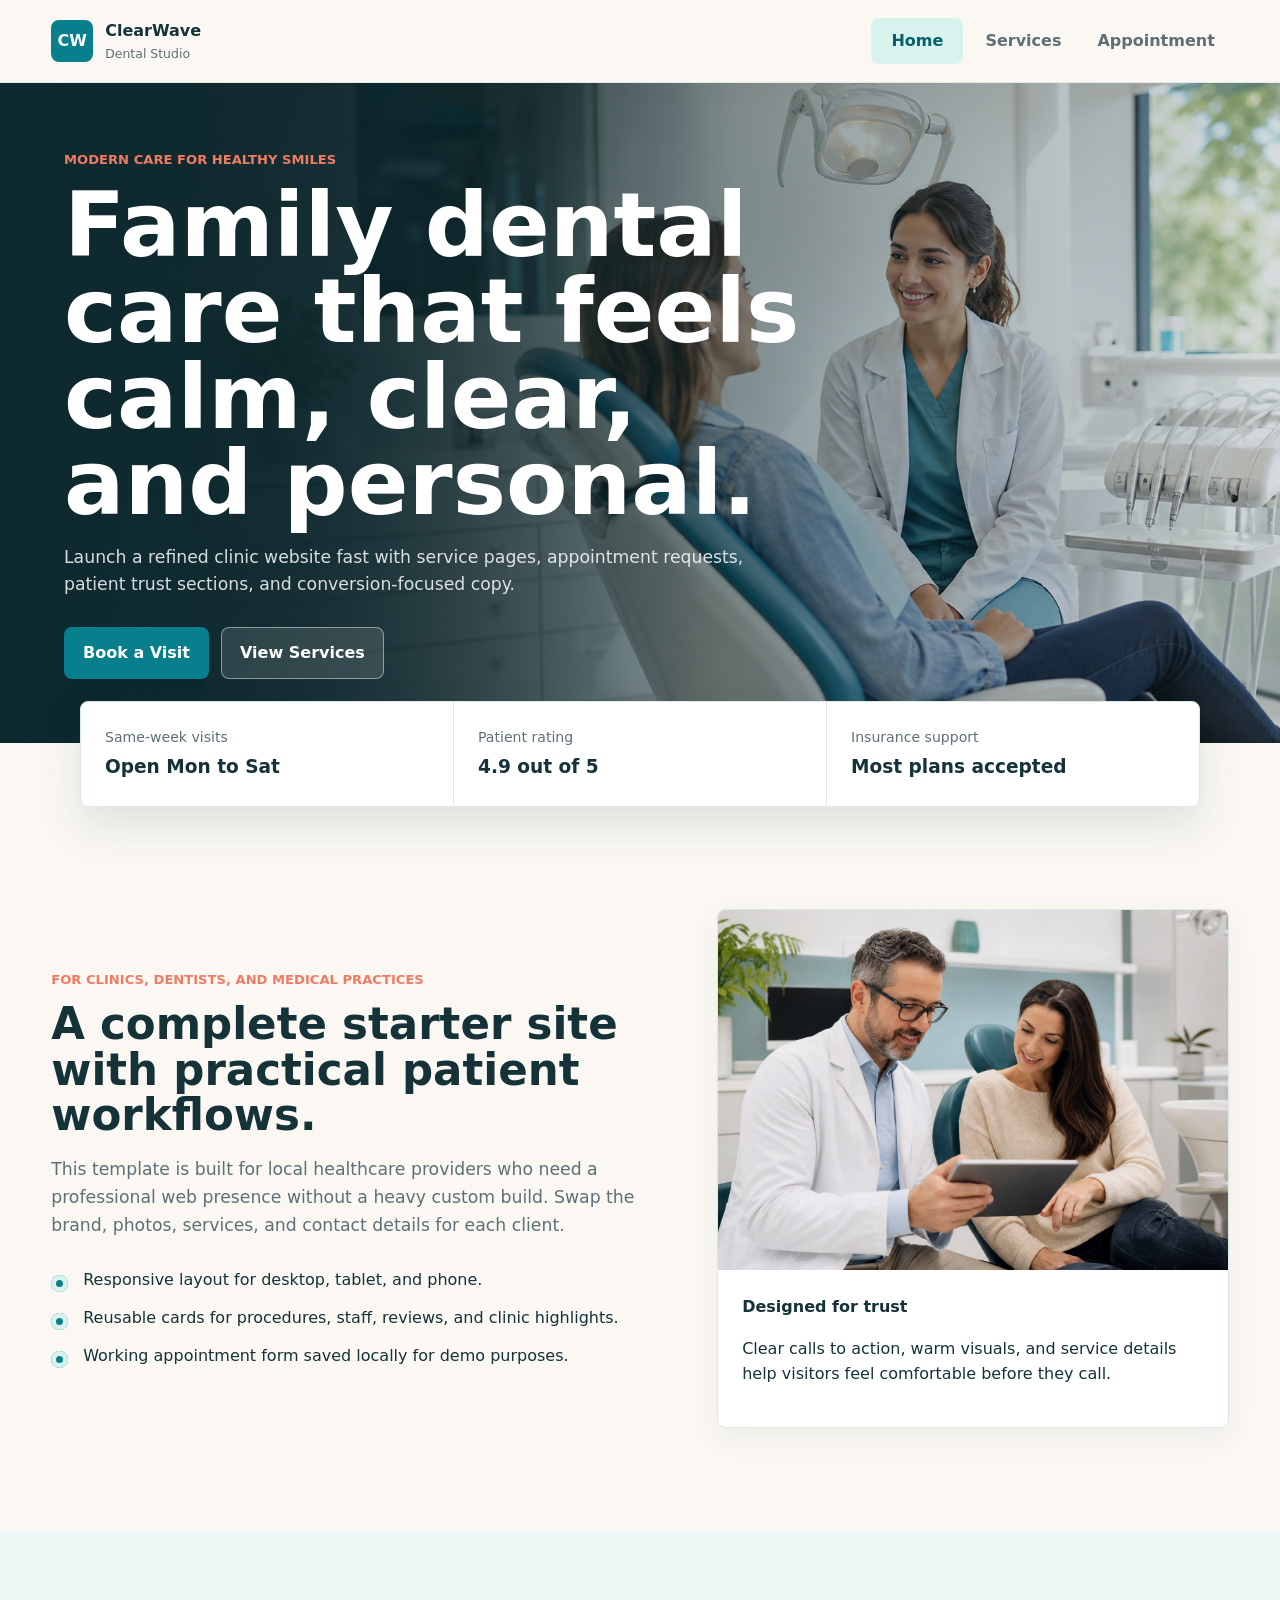
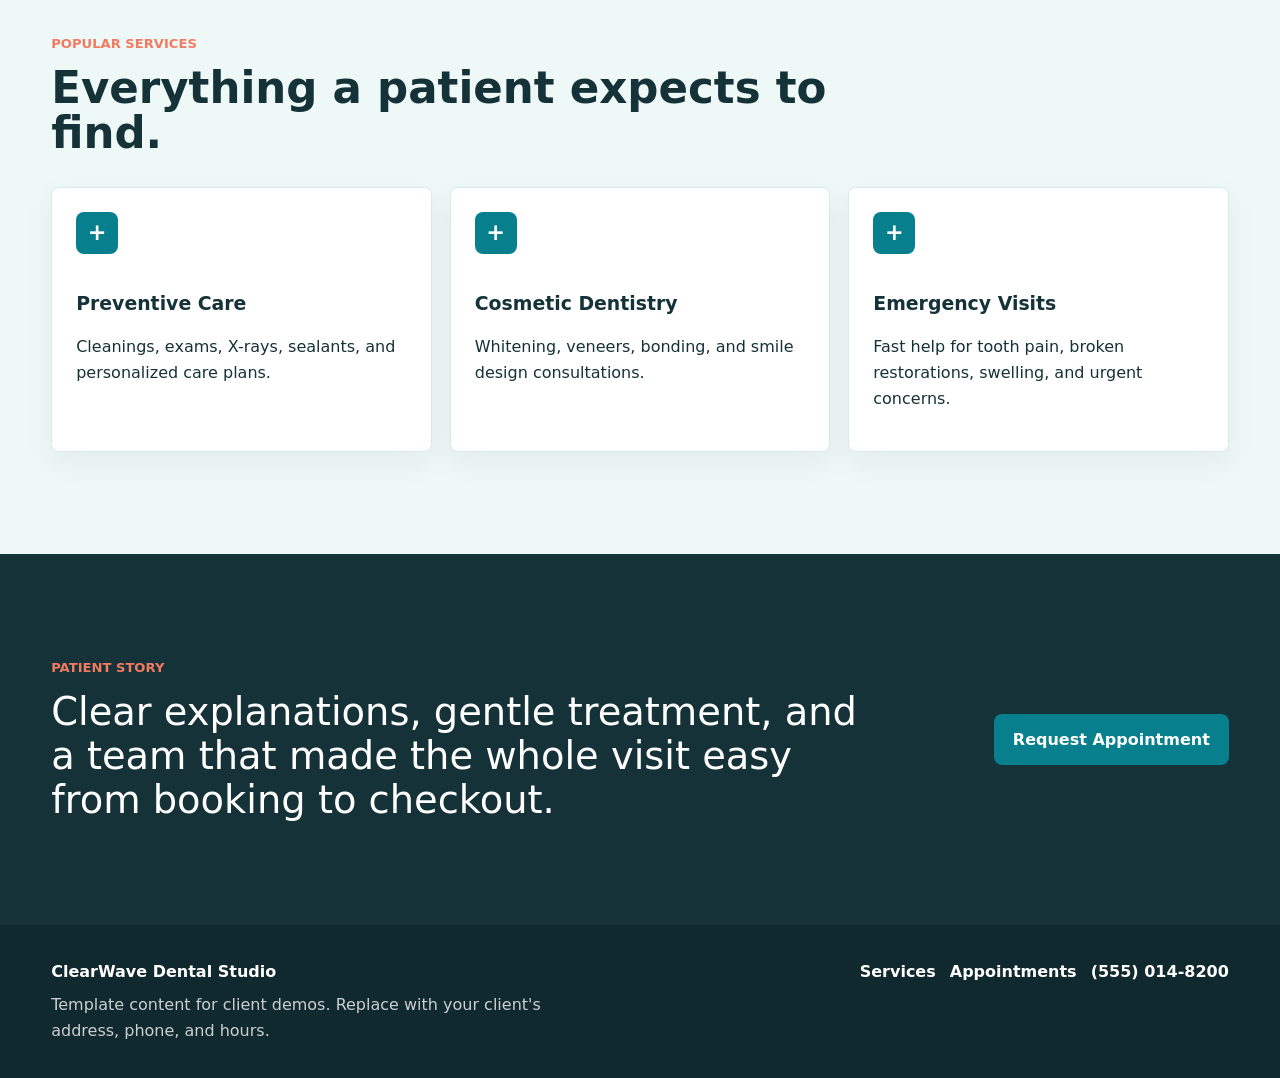
<file: index.html>
<!doctype html>
<html lang="en">
<head>
  <meta charset="utf-8">
  <meta name="viewport" content="width=device-width, initial-scale=1">
  <title>ClearWave Dental | Family Dental Care Template</title>
  <meta name="description" content="A polished medical and dental website template with appointment booking, services, and patient-friendly pages.">
  <link rel="stylesheet" href="assets/styles.css">
</head>
<body>
  <header class="site-header">
    <a class="brand" href="index.html" aria-label="ClearWave Dental home">
      <span class="brand-mark">CW</span>
      <span>
        <strong>ClearWave</strong>
        <small>Dental Studio</small>
      </span>
    </a>

    <button class="nav-toggle" type="button" aria-label="Open navigation" aria-expanded="false">
      <span></span>
      <span></span>
      <span></span>
    </button>

    <nav class="site-nav" aria-label="Primary navigation">
      <a class="active" href="index.html">Home</a>
      <a href="services.html">Services</a>
      <a href="appointment.html">Appointment</a>
    </nav>
  </header>

  <main>
    <section class="hero">
      <div class="hero-media" role="img" aria-label="Modern dental treatment room with smiling care team"></div>
      <div class="hero-content">
        <p class="eyebrow">Modern care for healthy smiles</p>
        <h1>Family dental care that feels calm, clear, and personal.</h1>
        <p>Launch a refined clinic website fast with service pages, appointment requests, patient trust sections, and conversion-focused copy.</p>
        <div class="hero-actions">
          <a class="button primary" href="appointment.html">Book a Visit</a>
          <a class="button secondary" href="services.html">View Services</a>
        </div>
      </div>
    </section>

    <section class="quick-panel" aria-label="Practice highlights">
      <div>
        <span>Same-week visits</span>
        <strong>Open Mon to Sat</strong>
      </div>
      <div>
        <span>Patient rating</span>
        <strong>4.9 out of 5</strong>
      </div>
      <div>
        <span>Insurance support</span>
        <strong>Most plans accepted</strong>
      </div>
    </section>

    <section class="section two-column">
      <div>
        <p class="eyebrow">For clinics, dentists, and medical practices</p>
        <h2>A complete starter site with practical patient workflows.</h2>
        <p class="section-copy">This template is built for local healthcare providers who need a professional web presence without a heavy custom build. Swap the brand, photos, services, and contact details for each client.</p>
        <ul class="check-list">
          <li>Responsive layout for desktop, tablet, and phone.</li>
          <li>Reusable cards for procedures, staff, reviews, and clinic highlights.</li>
          <li>Working appointment form saved locally for demo purposes.</li>
        </ul>
      </div>
      <div class="feature-card image-card">
        <img src="assets/images/consultation.png" alt="Dentist preparing a patient consultation">
        <div>
          <strong>Designed for trust</strong>
          <p>Clear calls to action, warm visuals, and service details help visitors feel comfortable before they call.</p>
        </div>
      </div>
    </section>

    <section class="section muted">
      <div class="section-heading">
        <p class="eyebrow">Popular services</p>
        <h2>Everything a patient expects to find.</h2>
      </div>
      <div class="card-grid">
        <article class="service-card">
          <span class="icon">+</span>
          <h3>Preventive Care</h3>
          <p>Cleanings, exams, X-rays, sealants, and personalized care plans.</p>
        </article>
        <article class="service-card">
          <span class="icon">+</span>
          <h3>Cosmetic Dentistry</h3>
          <p>Whitening, veneers, bonding, and smile design consultations.</p>
        </article>
        <article class="service-card">
          <span class="icon">+</span>
          <h3>Emergency Visits</h3>
          <p>Fast help for tooth pain, broken restorations, swelling, and urgent concerns.</p>
        </article>
      </div>
    </section>

    <section class="section testimonial-band">
      <div>
        <p class="eyebrow">Patient story</p>
        <blockquote>Clear explanations, gentle treatment, and a team that made the whole visit easy from booking to checkout.</blockquote>
      </div>
      <a class="button primary" href="appointment.html">Request Appointment</a>
    </section>
  </main>

  <footer class="site-footer">
    <div>
      <strong>ClearWave Dental Studio</strong>
      <p>Template content for client demos. Replace with your client's address, phone, and hours.</p>
    </div>
    <div class="footer-links">
      <a href="services.html">Services</a>
      <a href="appointment.html">Appointments</a>
      <a href="tel:+15550148200">(555) 014-8200</a>
    </div>
  </footer>

  <script src="assets/app.js"></script>
</body>
</html>
</file>
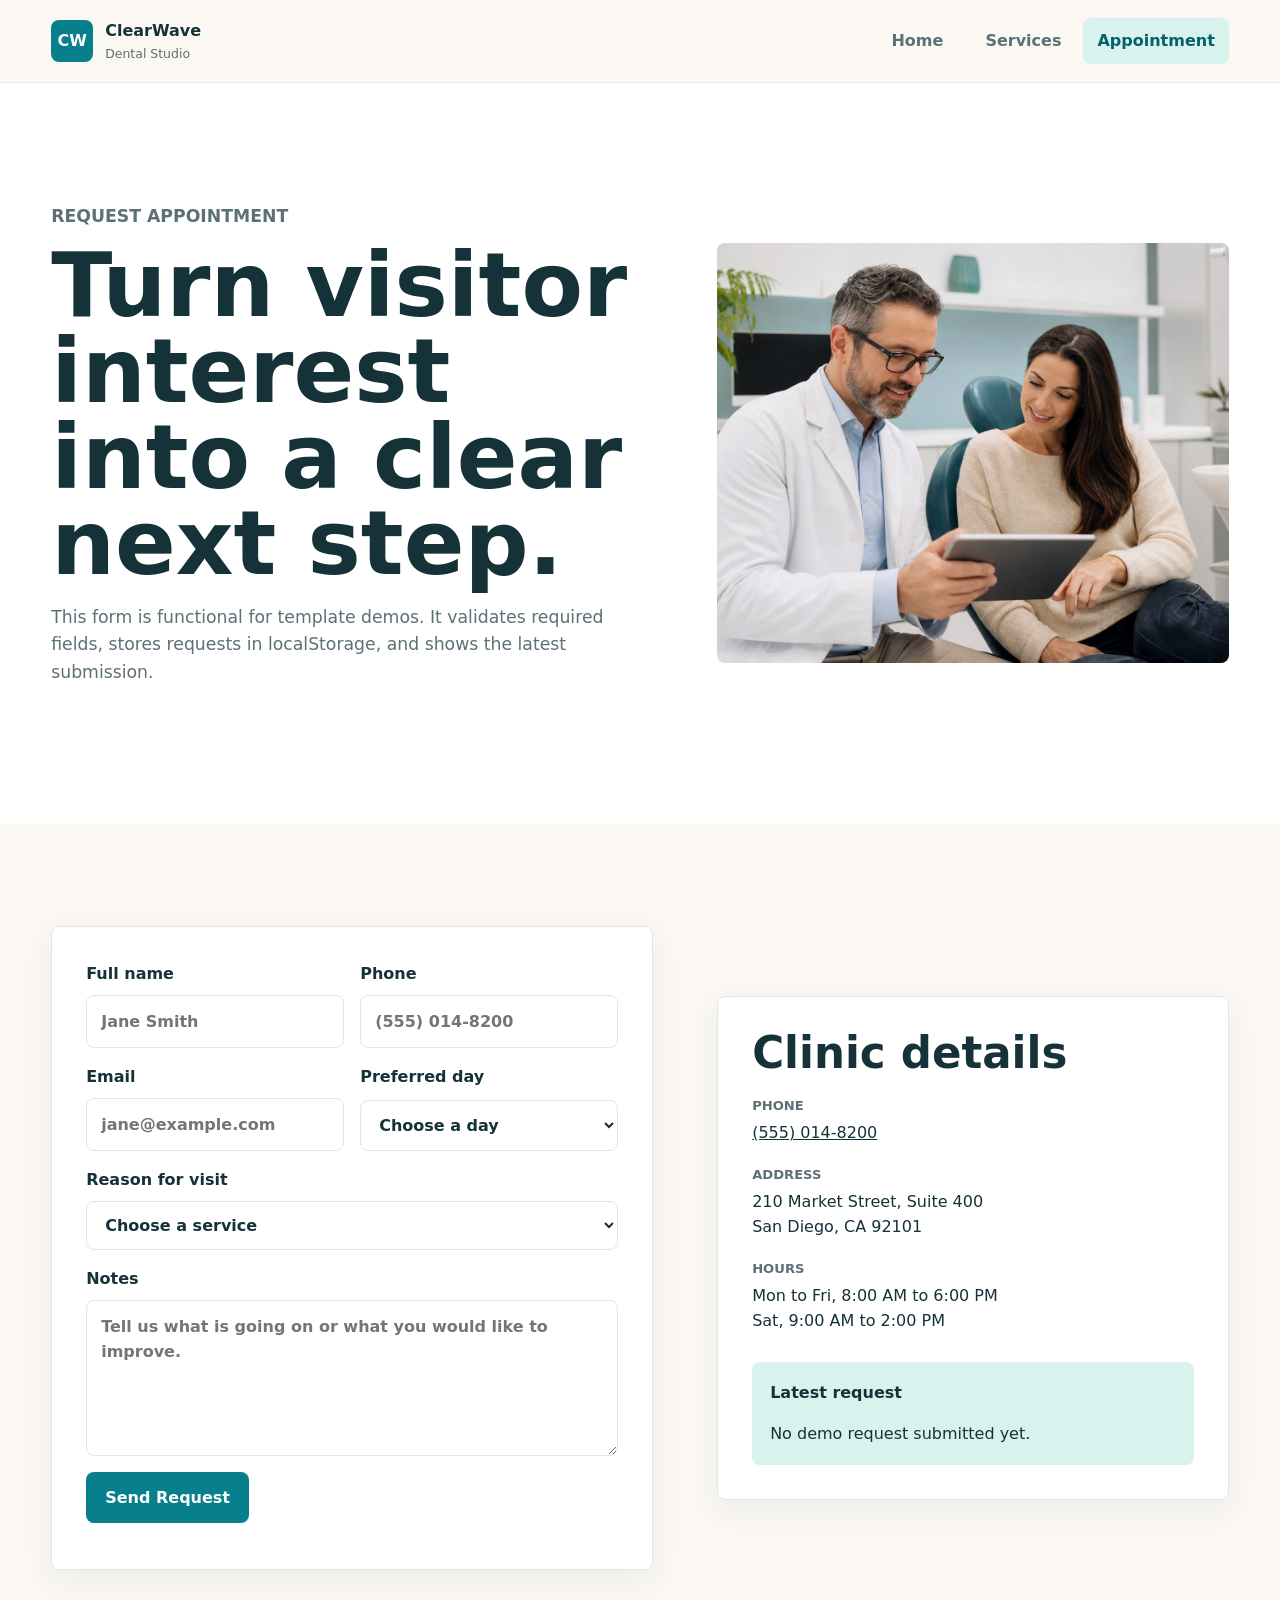
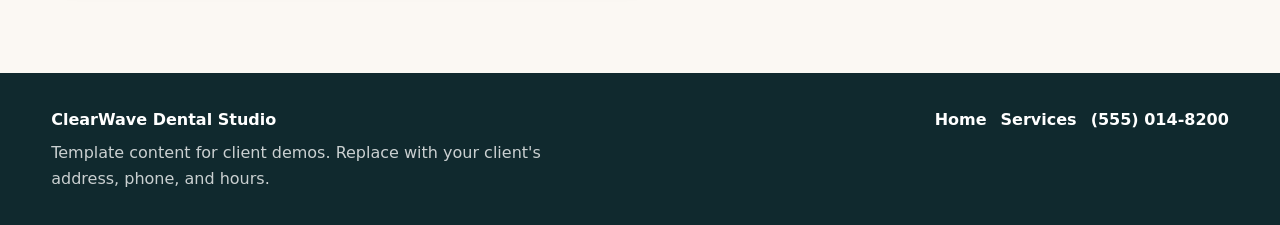
<file: appointment.html>
<!doctype html>
<html lang="en">
<head>
  <meta charset="utf-8">
  <meta name="viewport" content="width=device-width, initial-scale=1">
  <title>Appointment | ClearWave Dental</title>
  <meta name="description" content="Appointment request page template with working local demo form.">
  <link rel="stylesheet" href="assets/styles.css">
</head>
<body>
  <header class="site-header">
    <a class="brand" href="index.html" aria-label="ClearWave Dental home">
      <span class="brand-mark">CW</span>
      <span>
        <strong>ClearWave</strong>
        <small>Dental Studio</small>
      </span>
    </a>
    <button class="nav-toggle" type="button" aria-label="Open navigation" aria-expanded="false">
      <span></span><span></span><span></span>
    </button>
    <nav class="site-nav" aria-label="Primary navigation">
      <a href="index.html">Home</a>
      <a href="services.html">Services</a>
      <a class="active" href="appointment.html">Appointment</a>
    </nav>
  </header>

  <main>
    <section class="page-hero split">
      <div>
        <p class="eyebrow">Request appointment</p>
        <h1>Turn visitor interest into a clear next step.</h1>
        <p>This form is functional for template demos. It validates required fields, stores requests in localStorage, and shows the latest submission.</p>
      </div>
      <img src="assets/images/consultation.png" alt="Dental professional reviewing patient notes">
    </section>

    <section class="section form-layout">
      <form class="appointment-form" id="appointmentForm">
        <div class="form-row">
          <label>
            Full name
            <input name="name" autocomplete="name" required placeholder="Jane Smith">
          </label>
          <label>
            Phone
            <input name="phone" autocomplete="tel" required placeholder="(555) 014-8200">
          </label>
        </div>

        <div class="form-row">
          <label>
            Email
            <input type="email" name="email" autocomplete="email" required placeholder="jane@example.com">
          </label>
          <label>
            Preferred day
            <select name="day" required>
              <option value="">Choose a day</option>
              <option>Monday</option>
              <option>Tuesday</option>
              <option>Wednesday</option>
              <option>Thursday</option>
              <option>Friday</option>
              <option>Saturday</option>
            </select>
          </label>
        </div>

        <label>
          Reason for visit
          <select name="reason" required>
            <option value="">Choose a service</option>
            <option>Cleaning and exam</option>
            <option>Cosmetic consultation</option>
            <option>Emergency visit</option>
            <option>New patient appointment</option>
          </select>
        </label>

        <label>
          Notes
          <textarea name="notes" rows="5" placeholder="Tell us what is going on or what you would like to improve."></textarea>
        </label>

        <button class="button primary" type="submit">Send Request</button>
        <p class="form-message" id="formMessage" role="status" aria-live="polite"></p>
      </form>

      <aside class="contact-panel">
        <h2>Clinic details</h2>
        <dl>
          <div>
            <dt>Phone</dt>
            <dd><a href="tel:+15550148200">(555) 014-8200</a></dd>
          </div>
          <div>
            <dt>Address</dt>
            <dd>210 Market Street, Suite 400<br>San Diego, CA 92101</dd>
          </div>
          <div>
            <dt>Hours</dt>
            <dd>Mon to Fri, 8:00 AM to 6:00 PM<br>Sat, 9:00 AM to 2:00 PM</dd>
          </div>
        </dl>

        <div class="saved-request" id="savedRequest">
          <strong>Latest request</strong>
          <p>No demo request submitted yet.</p>
        </div>
      </aside>
    </section>
  </main>

  <footer class="site-footer">
    <div>
      <strong>ClearWave Dental Studio</strong>
      <p>Template content for client demos. Replace with your client's address, phone, and hours.</p>
    </div>
    <div class="footer-links">
      <a href="index.html">Home</a>
      <a href="services.html">Services</a>
      <a href="tel:+15550148200">(555) 014-8200</a>
    </div>
  </footer>

  <script src="assets/app.js"></script>
</body>
</html>
</file>
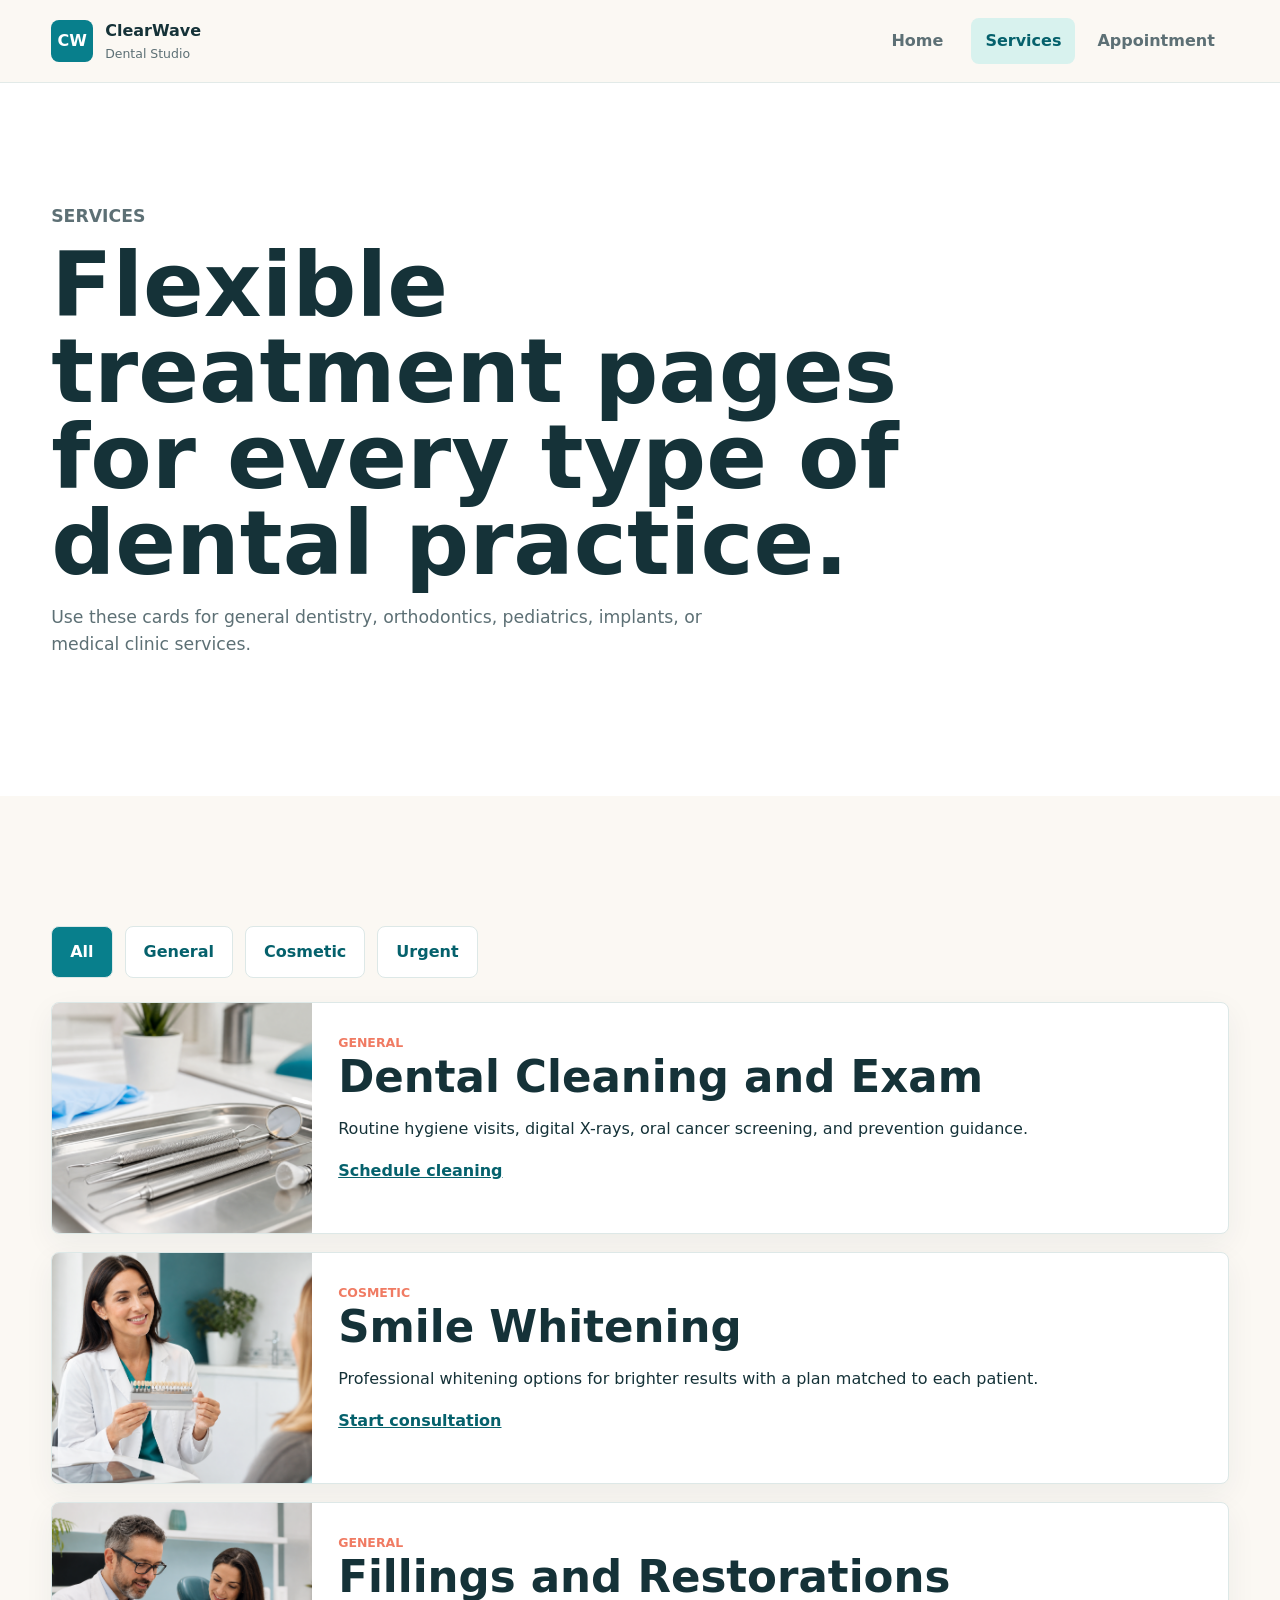
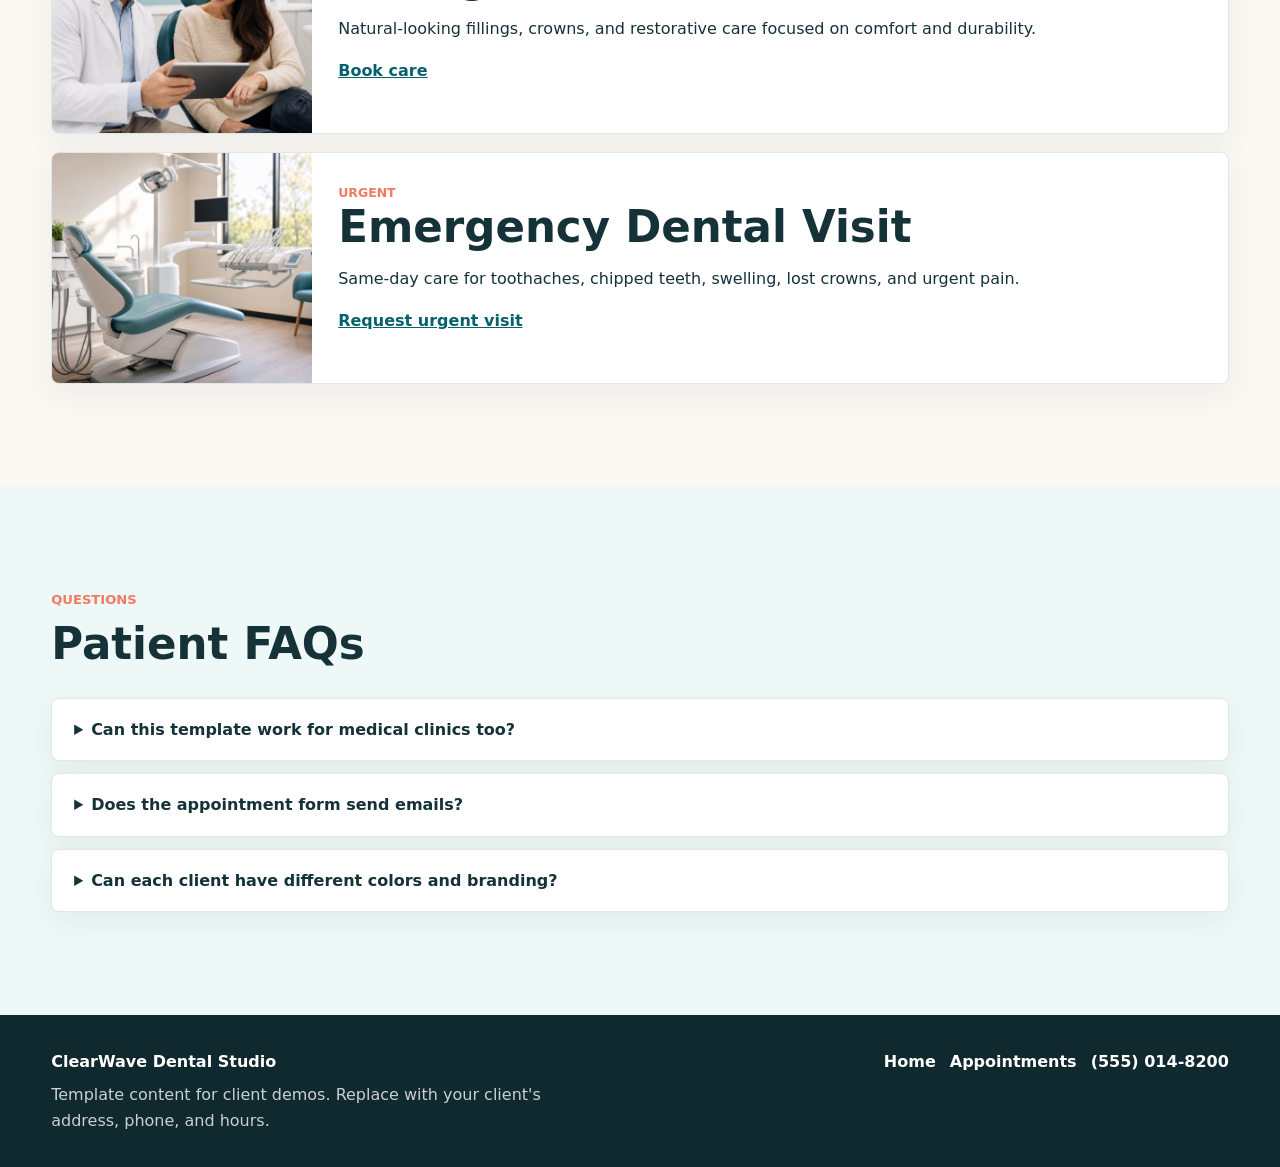
<file: services.html>
<!doctype html>
<html lang="en">
<head>
  <meta charset="utf-8">
  <meta name="viewport" content="width=device-width, initial-scale=1">
  <title>Services | ClearWave Dental</title>
  <meta name="description" content="Dental services page template with filters, procedure cards, and patient FAQs.">
  <link rel="stylesheet" href="assets/styles.css">
</head>
<body>
  <header class="site-header">
    <a class="brand" href="index.html" aria-label="ClearWave Dental home">
      <span class="brand-mark">CW</span>
      <span>
        <strong>ClearWave</strong>
        <small>Dental Studio</small>
      </span>
    </a>
    <button class="nav-toggle" type="button" aria-label="Open navigation" aria-expanded="false">
      <span></span><span></span><span></span>
    </button>
    <nav class="site-nav" aria-label="Primary navigation">
      <a href="index.html">Home</a>
      <a class="active" href="services.html">Services</a>
      <a href="appointment.html">Appointment</a>
    </nav>
  </header>

  <main>
    <section class="page-hero compact">
      <div>
        <p class="eyebrow">Services</p>
        <h1>Flexible treatment pages for every type of dental practice.</h1>
        <p>Use these cards for general dentistry, orthodontics, pediatrics, implants, or medical clinic services.</p>
      </div>
    </section>

    <section class="section">
      <div class="filter-row" role="group" aria-label="Filter services">
        <button class="filter-button active" type="button" data-filter="all">All</button>
        <button class="filter-button" type="button" data-filter="general">General</button>
        <button class="filter-button" type="button" data-filter="cosmetic">Cosmetic</button>
        <button class="filter-button" type="button" data-filter="urgent">Urgent</button>
      </div>

      <div class="service-list">
        <article class="procedure" data-category="general">
          <img src="assets/images/service-cleaning.png" alt="Dental cleaning tools in a clinic">
          <div>
            <span>General</span>
            <h2>Dental Cleaning and Exam</h2>
            <p>Routine hygiene visits, digital X-rays, oral cancer screening, and prevention guidance.</p>
            <a href="appointment.html">Schedule cleaning</a>
          </div>
        </article>

        <article class="procedure" data-category="cosmetic">
          <img src="assets/images/service-cosmetic.png" alt="Cosmetic dental consultation">
          <div>
            <span>Cosmetic</span>
            <h2>Smile Whitening</h2>
            <p>Professional whitening options for brighter results with a plan matched to each patient.</p>
            <a href="appointment.html">Start consultation</a>
          </div>
        </article>

        <article class="procedure" data-category="general">
          <img src="assets/images/consultation.png" alt="Dental checkup with patient">
          <div>
            <span>General</span>
            <h2>Fillings and Restorations</h2>
            <p>Natural-looking fillings, crowns, and restorative care focused on comfort and durability.</p>
            <a href="appointment.html">Book care</a>
          </div>
        </article>

        <article class="procedure" data-category="urgent">
          <img src="assets/images/service-emergency.png" alt="Dental chair in a modern office">
          <div>
            <span>Urgent</span>
            <h2>Emergency Dental Visit</h2>
            <p>Same-day care for toothaches, chipped teeth, swelling, lost crowns, and urgent pain.</p>
            <a href="appointment.html">Request urgent visit</a>
          </div>
        </article>
      </div>
    </section>

    <section class="section muted">
      <div class="section-heading">
        <p class="eyebrow">Questions</p>
        <h2>Patient FAQs</h2>
      </div>
      <div class="faq-list">
        <details>
          <summary>Can this template work for medical clinics too?</summary>
          <p>Yes. Replace dental services with primary care, urgent care, pediatrics, dermatology, or specialty treatment pages.</p>
        </details>
        <details>
          <summary>Does the appointment form send emails?</summary>
          <p>The demo stores submissions in the browser. Connect the form to Formspree, Netlify Forms, or a backend API for production.</p>
        </details>
        <details>
          <summary>Can each client have different colors and branding?</summary>
          <p>Yes. Most theme colors live in the CSS variables at the top of assets/styles.css.</p>
        </details>
      </div>
    </section>
  </main>

  <footer class="site-footer">
    <div>
      <strong>ClearWave Dental Studio</strong>
      <p>Template content for client demos. Replace with your client's address, phone, and hours.</p>
    </div>
    <div class="footer-links">
      <a href="index.html">Home</a>
      <a href="appointment.html">Appointments</a>
      <a href="tel:+15550148200">(555) 014-8200</a>
    </div>
  </footer>

  <script src="assets/app.js"></script>
</body>
</html>
</file>
<file: assets/styles.css>
:root {
  --ink: #153238;
  --muted-ink: #5d7075;
  --brand: #087f8c;
  --brand-dark: #05616c;
  --mint: #d8f2ee;
  --coral: #f07b63;
  --cream: #fbf8f3;
  --surface: #ffffff;
  --line: #dde8e7;
  --shadow: 0 18px 45px rgba(17, 54, 60, 0.12);
  --radius: 8px;
  font-family: Inter, ui-sans-serif, system-ui, -apple-system, BlinkMacSystemFont, "Segoe UI", sans-serif;
}

* {
  box-sizing: border-box;
}

html {
  scroll-behavior: smooth;
}

body {
  margin: 0;
  color: var(--ink);
  background: var(--cream);
  line-height: 1.6;
}

a {
  color: inherit;
}

img {
  display: block;
  max-width: 100%;
}

.site-header {
  position: sticky;
  top: 0;
  z-index: 20;
  display: flex;
  align-items: center;
  justify-content: space-between;
  gap: 24px;
  padding: 18px clamp(18px, 4vw, 64px);
  background: rgba(251, 248, 243, 0.94);
  border-bottom: 1px solid rgba(221, 232, 231, 0.8);
  backdrop-filter: blur(14px);
}

.brand {
  display: inline-flex;
  align-items: center;
  gap: 12px;
  text-decoration: none;
}

.brand-mark {
  display: grid;
  width: 42px;
  height: 42px;
  place-items: center;
  color: #fff;
  background: var(--brand);
  border-radius: var(--radius);
  font-weight: 800;
}

.brand strong,
.brand small {
  display: block;
}

.brand small {
  color: var(--muted-ink);
  font-size: 0.78rem;
}

.site-nav {
  display: flex;
  align-items: center;
  gap: 8px;
}

.site-nav a {
  min-width: 92px;
  padding: 10px 14px;
  border-radius: var(--radius);
  color: var(--muted-ink);
  font-weight: 700;
  text-align: center;
  text-decoration: none;
}

.site-nav a:hover,
.site-nav a.active {
  color: var(--brand-dark);
  background: var(--mint);
}

.nav-toggle {
  display: none;
  width: 44px;
  height: 44px;
  border: 1px solid var(--line);
  border-radius: var(--radius);
  background: var(--surface);
}

.nav-toggle span {
  display: block;
  width: 18px;
  height: 2px;
  margin: 4px auto;
  background: var(--ink);
}

.hero {
  position: relative;
  min-height: 660px;
  display: grid;
  align-items: end;
  padding: clamp(28px, 5vw, 72px);
  overflow: hidden;
  background: #123238;
}

.hero-media {
  position: absolute;
  inset: 0;
  background:
    linear-gradient(90deg, rgba(13, 43, 49, 0.88), rgba(13, 43, 49, 0.52), rgba(13, 43, 49, 0.16)),
    url("images/hero-clinic.png") center / cover;
}

.hero-content {
  position: relative;
  max-width: 760px;
  color: #fff;
}

.eyebrow {
  margin: 0 0 12px;
  color: var(--coral);
  font-size: 0.82rem;
  font-weight: 800;
  letter-spacing: 0;
  text-transform: uppercase;
}

h1,
h2,
h3,
p {
  overflow-wrap: anywhere;
}

h1 {
  max-width: 12ch;
  margin: 0;
  font-size: clamp(2.6rem, 7vw, 6.6rem);
  line-height: 0.96;
  letter-spacing: 0;
}

h2 {
  margin: 0;
  font-size: clamp(1.8rem, 3.4vw, 3.1rem);
  line-height: 1.05;
  letter-spacing: 0;
}

h3 {
  margin: 0;
  font-size: 1.18rem;
  letter-spacing: 0;
}

.hero-content p:not(.eyebrow),
.page-hero p,
.section-copy {
  max-width: 680px;
  color: rgba(255, 255, 255, 0.84);
  font-size: 1.08rem;
}

.section-copy,
.page-hero p {
  color: var(--muted-ink);
}

.hero-actions,
.filter-row {
  display: flex;
  flex-wrap: wrap;
  gap: 12px;
  margin-top: 28px;
}

.button,
.filter-button {
  display: inline-flex;
  min-height: 46px;
  align-items: center;
  justify-content: center;
  gap: 8px;
  border: 1px solid transparent;
  border-radius: var(--radius);
  padding: 12px 18px;
  font: inherit;
  font-weight: 800;
  text-decoration: none;
  cursor: pointer;
}

.button.primary {
  color: #fff;
  background: var(--brand);
}

.button.primary:hover {
  background: var(--brand-dark);
}

.button.secondary {
  color: #fff;
  border-color: rgba(255, 255, 255, 0.45);
  background: rgba(255, 255, 255, 0.12);
}

.quick-panel {
  display: grid;
  grid-template-columns: repeat(3, 1fr);
  gap: 1px;
  max-width: 1120px;
  margin: -42px auto 0;
  position: relative;
  z-index: 2;
  overflow: hidden;
  border: 1px solid var(--line);
  border-radius: var(--radius);
  box-shadow: var(--shadow);
  background: var(--line);
}

.quick-panel div {
  padding: 24px;
  background: var(--surface);
}

.quick-panel span {
  display: block;
  color: var(--muted-ink);
  font-size: 0.88rem;
}

.quick-panel strong {
  display: block;
  margin-top: 4px;
  font-size: 1.16rem;
}

.section {
  padding: clamp(56px, 8vw, 104px) clamp(18px, 4vw, 64px);
}

.two-column,
.form-layout,
.page-hero.split {
  display: grid;
  grid-template-columns: minmax(0, 1fr) minmax(320px, 0.85fr);
  gap: clamp(28px, 5vw, 72px);
  align-items: center;
}

.muted {
  background: #eef8f6;
}

.section-heading {
  max-width: 780px;
  margin-bottom: 30px;
}

.check-list {
  display: grid;
  gap: 12px;
  margin: 28px 0 0;
  padding: 0;
  list-style: none;
}

.check-list li {
  padding-left: 32px;
  position: relative;
}

.check-list li::before {
  content: "";
  position: absolute;
  left: 0;
  top: 8px;
  width: 17px;
  height: 17px;
  border-radius: 50%;
  background: var(--brand);
  box-shadow: inset 0 0 0 5px var(--mint);
}

.feature-card,
.service-card,
.procedure,
.appointment-form,
.contact-panel,
details {
  border: 1px solid var(--line);
  border-radius: var(--radius);
  background: var(--surface);
  box-shadow: 0 10px 30px rgba(17, 54, 60, 0.06);
}

.image-card {
  overflow: hidden;
}

.image-card img {
  width: 100%;
  height: 360px;
  object-fit: cover;
}

.image-card div {
  padding: 24px;
}

.card-grid {
  display: grid;
  grid-template-columns: repeat(3, 1fr);
  gap: 18px;
}

.service-card {
  min-height: 220px;
  padding: 24px;
}

.service-card .icon {
  display: grid;
  width: 42px;
  height: 42px;
  place-items: center;
  margin-bottom: 34px;
  border-radius: var(--radius);
  color: #fff;
  background: var(--brand);
  font-size: 1.4rem;
  font-weight: 800;
}

.testimonial-band {
  display: flex;
  align-items: center;
  justify-content: space-between;
  gap: 28px;
  background: var(--ink);
  color: #fff;
}

blockquote {
  max-width: 820px;
  margin: 0;
  font-size: clamp(1.55rem, 3vw, 2.6rem);
  line-height: 1.15;
}

.page-hero {
  padding: clamp(70px, 10vw, 120px) clamp(18px, 4vw, 64px);
  background: var(--surface);
}

.page-hero.compact {
  min-height: 360px;
  display: grid;
  align-items: end;
}

.page-hero h1 {
  max-width: 15ch;
  color: var(--ink);
}

.page-hero.split img {
  width: 100%;
  height: 420px;
  object-fit: cover;
  border-radius: var(--radius);
}

.filter-button {
  color: var(--brand-dark);
  border-color: var(--line);
  background: var(--surface);
}

.filter-button.active {
  color: #fff;
  background: var(--brand);
}

.service-list {
  display: grid;
  gap: 18px;
  margin-top: 24px;
}

.procedure {
  display: grid;
  grid-template-columns: 260px minmax(0, 1fr);
  overflow: hidden;
}

.procedure[hidden] {
  display: none;
}

.procedure img {
  width: 100%;
  height: 100%;
  min-height: 230px;
  object-fit: cover;
}

.procedure div {
  padding: 26px;
}

.procedure span {
  color: var(--coral);
  font-size: 0.78rem;
  font-weight: 800;
  text-transform: uppercase;
}

.procedure a {
  color: var(--brand-dark);
  font-weight: 800;
}

.faq-list {
  display: grid;
  gap: 12px;
}

details {
  padding: 18px 22px;
}

summary {
  font-weight: 800;
  cursor: pointer;
}

.appointment-form,
.contact-panel {
  padding: clamp(22px, 4vw, 34px);
}

.form-row {
  display: grid;
  grid-template-columns: repeat(2, 1fr);
  gap: 16px;
}

label {
  display: grid;
  gap: 8px;
  margin-bottom: 16px;
  color: var(--ink);
  font-weight: 800;
}

input,
select,
textarea {
  width: 100%;
  border: 1px solid var(--line);
  border-radius: var(--radius);
  padding: 13px 14px;
  color: var(--ink);
  background: #fff;
  font: inherit;
}

textarea {
  resize: vertical;
}

input:focus,
select:focus,
textarea:focus {
  outline: 3px solid rgba(8, 127, 140, 0.18);
  border-color: var(--brand);
}

.form-message {
  margin: 12px 0 0;
  color: var(--brand-dark);
  font-weight: 800;
}

.contact-panel h2 {
  margin-bottom: 18px;
}

dl {
  display: grid;
  gap: 18px;
  margin: 0;
}

dt {
  color: var(--muted-ink);
  font-size: 0.82rem;
  font-weight: 800;
  text-transform: uppercase;
}

dd {
  margin: 4px 0 0;
}

.saved-request {
  margin-top: 28px;
  padding: 18px;
  border-radius: var(--radius);
  background: var(--mint);
}

.saved-request p {
  margin-bottom: 0;
}

.site-footer {
  display: flex;
  justify-content: space-between;
  gap: 24px;
  padding: 34px clamp(18px, 4vw, 64px);
  color: rgba(255, 255, 255, 0.78);
  background: #10292e;
}

.site-footer strong {
  color: #fff;
}

.site-footer p {
  max-width: 520px;
  margin: 8px 0 0;
}

.footer-links {
  display: flex;
  flex-wrap: wrap;
  align-items: start;
  justify-content: end;
  gap: 14px;
}

.footer-links a {
  color: #fff;
  font-weight: 800;
  text-decoration: none;
}

@media (max-width: 860px) {
  .nav-toggle {
    display: block;
  }

  .site-nav {
    position: absolute;
    left: 18px;
    right: 18px;
    top: 74px;
    display: none;
    flex-direction: column;
    align-items: stretch;
    padding: 10px;
    border: 1px solid var(--line);
    border-radius: var(--radius);
    background: var(--surface);
    box-shadow: var(--shadow);
  }

  .site-nav.open {
    display: flex;
  }

  .site-nav a {
    width: 100%;
  }

  .hero {
    min-height: 620px;
  }

  .hero-media {
    background:
      linear-gradient(180deg, rgba(13, 43, 49, 0.4), rgba(13, 43, 49, 0.94)),
      url("images/hero-clinic.png") center / cover;
  }

  .quick-panel,
  .card-grid,
  .two-column,
  .form-layout,
  .page-hero.split,
  .form-row {
    grid-template-columns: 1fr;
  }

  .quick-panel {
    margin: 0;
    border-radius: 0;
  }

  .procedure {
    grid-template-columns: 1fr;
  }

  .procedure img {
    height: 240px;
  }

  .testimonial-band,
  .site-footer {
    align-items: stretch;
    flex-direction: column;
  }

  .footer-links {
    justify-content: start;
  }
}

@media (max-width: 520px) {
  .site-header {
    padding: 14px 16px;
  }

  h1 {
    font-size: 2.75rem;
  }

  .hero {
    padding: 28px 18px;
  }

  .button,
  .filter-button {
    width: 100%;
  }
}
</file>
